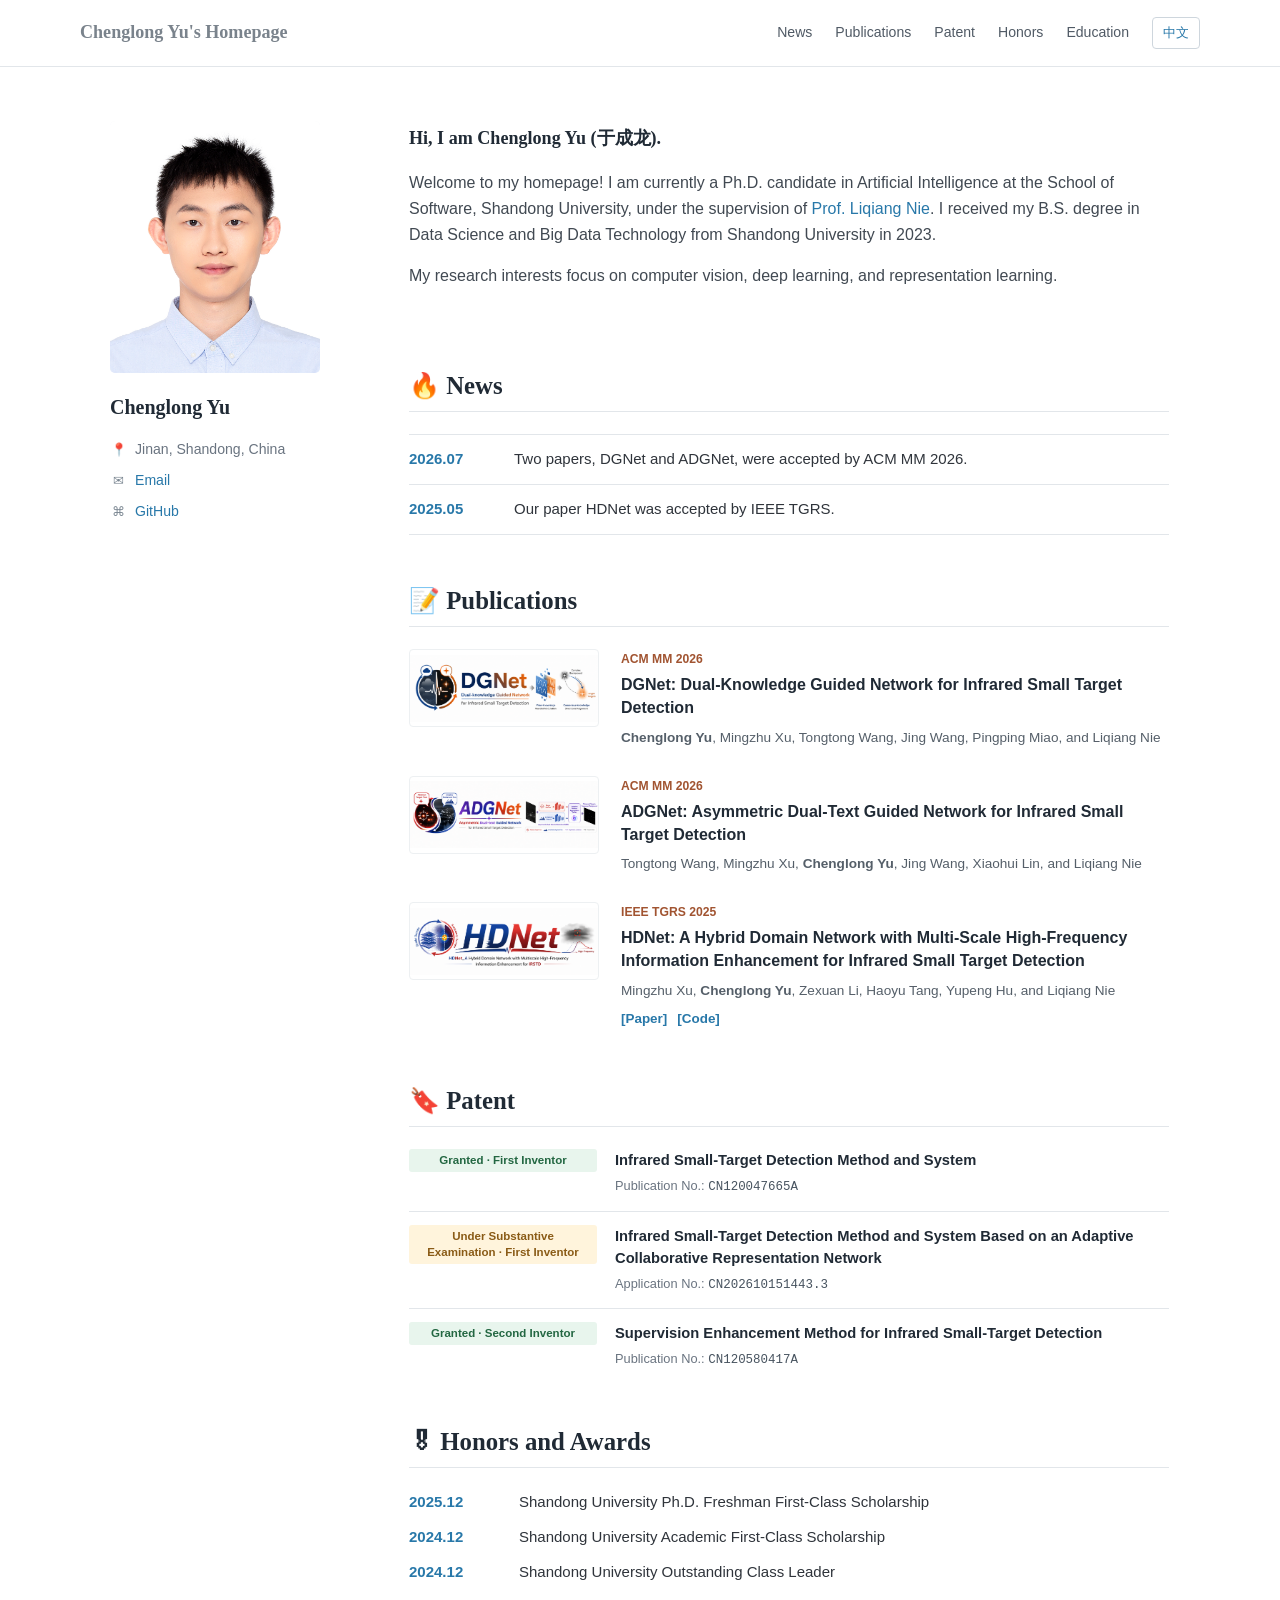
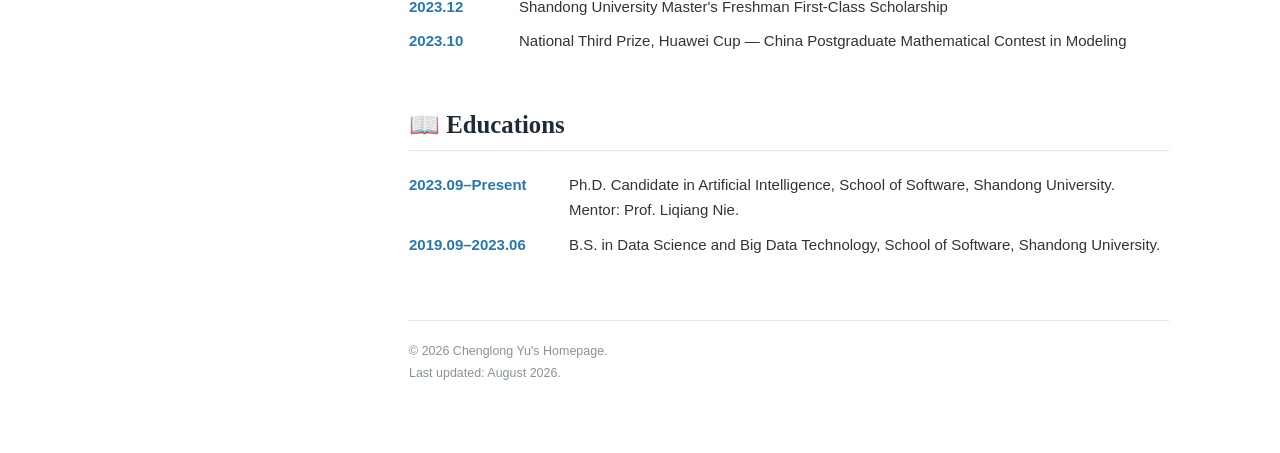
<file: index.html>
<!doctype html>
<html lang="en">
  <head>
    <meta charset="utf-8" />
    <meta name="viewport" content="width=device-width, initial-scale=1" />
    <meta name="description" content="Chenglong Yu — Ph.D. candidate at Shandong University working on computer vision and infrared small-target detection." />
    <meta name="theme-color" content="#19A2E6" />
    <meta property="og:title" content="Chenglong Yu's Homepage" />
    <meta property="og:description" content="Personal academic homepage of Chenglong Yu (于成龙)." />
    <title>Chenglong Yu's Homepage</title>
    <link rel="icon" href="favicon.svg" type="image/svg+xml" />
    <link rel="stylesheet" href="assets/css/main.css" />
  </head>

  <body>
    <header class="site-header">
      <div class="header-inner">
        <a class="site-title" href="#top">Chenglong Yu's Homepage</a>
        <button class="menu-toggle" type="button" aria-expanded="false" aria-controls="site-nav">
          <span class="sr-only">Open navigation</span>
          <span></span><span></span><span></span>
        </button>
        <nav id="site-nav" class="site-nav" aria-label="Main navigation">
          <a href="#news" data-i18n="nav.news">News</a>
          <a href="#publications" data-i18n="nav.publications">Publications</a>
          <a href="#patent" data-i18n="nav.patent">Patent</a>
          <a href="#honors" data-i18n="nav.honors">Honors</a>
          <a href="#education" data-i18n="nav.education">Education</a>
          <button class="language-switch" type="button" aria-label="Switch language">中文</button>
        </nav>
      </div>
    </header>

    <main id="top" class="page-shell">
      <aside class="sidebar" aria-label="Personal information">
        <img class="portrait" src="assets/images/avatar.jpg" alt="Portrait of Chenglong Yu" />
        <h2>Chenglong Yu</h2>
        <ul class="sidebar-links">
          <li><span aria-hidden="true">📍</span> Jinan, Shandong, China</li>
          <li><span aria-hidden="true">✉</span> <a href="mailto:yucl@mail.sdu.edu.cn">Email</a></li>
          <li><span aria-hidden="true">⌘</span> <a href="https://github.com/Yucl0521" target="_blank" rel="noreferrer">GitHub</a></li>
        </ul>
      </aside>

      <div class="content">
        <section class="intro">
          <h1 data-i18n="intro.title">Hi, I am Chenglong Yu (于成龙).</h1>
          <p><span data-i18n="intro.p1Before">Welcome to my homepage! I am currently a Ph.D. candidate in Artificial Intelligence at the School of Software, Shandong University, under the supervision of </span><a href="https://liqiangnie.github.io/index.html" target="_blank" rel="noreferrer" data-i18n="intro.advisor">Prof. Liqiang Nie</a><span data-i18n="intro.p1After">. I received my B.S. degree in Data Science and Big Data Technology from Shandong University in 2023.</span></p>
          <p data-i18n="intro.p2">My research interests focus on computer vision, deep learning, and representation learning.</p>
        </section>

        <section id="news" class="content-section">
          <h2 data-i18n="news.title">🔥 News</h2>
          <div class="news-list">
            <article><time>2026.07</time><p data-i18n="news.item1">Two papers, DGNet and ADGNet, were accepted by ACM MM 2026.</p></article>
            <article><time>2025.05</time><p data-i18n="news.item3">Our paper HDNet was accepted by IEEE TGRS.</p></article>
          </div>
        </section>

        <section id="publications" class="content-section">
          <h2 data-i18n="publications.title">📝 Publications</h2>

          <div class="publication-list">
            <article class="publication-item">
              <img class="paper-thumb" src="assets/images/publications/dgnet-logo.png" alt="DGNet logo" loading="lazy" decoding="async" />
              <div class="paper-content">
                <p class="venue">ACM MM 2026</p>
                <h3>DGNet: Dual-Knowledge Guided Network for Infrared Small Target Detection</h3>
                <p class="authors"><strong>Chenglong Yu</strong>, Mingzhu Xu, Tongtong Wang, Jing Wang, Pingping Miao, and Liqiang Nie</p>
              </div>
            </article>

            <article class="publication-item">
              <img class="paper-thumb" src="assets/images/publications/adgnet-logo.png" alt="ADGNet logo" loading="lazy" decoding="async" />
              <div class="paper-content">
                <p class="venue">ACM MM 2026</p>
                <h3>ADGNet: Asymmetric Dual-Text Guided Network for Infrared Small Target Detection</h3>
                <p class="authors">Tongtong Wang, Mingzhu Xu, <strong>Chenglong Yu</strong>, Jing Wang, Xiaohui Lin, and Liqiang Nie</p>
              </div>
            </article>

            <article class="publication-item">
              <img class="paper-thumb" src="assets/images/publications/hdnet-logo.png" alt="HDNet logo" loading="lazy" decoding="async" />
              <div class="paper-content">
                <p class="venue">IEEE TGRS 2025</p>
                <h3>HDNet: A Hybrid Domain Network with Multi-Scale High-Frequency Information Enhancement for Infrared Small Target Detection</h3>
                <p class="authors">Mingzhu Xu, <strong>Chenglong Yu</strong>, Zexuan Li, Haoyu Tang, Yupeng Hu, and Liqiang Nie</p>
                <div class="paper-links">
                  <a href="https://doi.org/10.1109/TGRS.2025.3574962" target="_blank" rel="noreferrer">[Paper]</a>
                  <a href="https://github.com/iLearn-Lab/TGRS25-HDNet" target="_blank" rel="noreferrer">[Code]</a>
                </div>
              </div>
            </article>
          </div>
        </section>

        <section id="patent" class="content-section compact-section">
          <h2 data-i18n="patent.title">🔖 Patent</h2>
          <ul class="patent-list">
            <li>
              <span class="patent-status granted" data-i18n="patent.status1">Granted · First Inventor</span>
              <div><strong data-i18n="patent.item1">Infrared Small-Target Detection Method and System</strong><span><span data-i18n="patent.publicationNo">Publication No.</span>: <code>CN120047665A</code></span></div>
            </li>
            <li>
              <span class="patent-status examining" data-i18n="patent.status2">Under Substantive Examination · First Inventor</span>
              <div><strong data-i18n="patent.item2">Infrared Small-Target Detection Method and System Based on an Adaptive Collaborative Representation Network</strong><span><span data-i18n="patent.applicationNo">Application No.</span>: <code>CN202610151443.3</code></span></div>
            </li>
            <li>
              <span class="patent-status granted" data-i18n="patent.status3">Granted · Second Inventor</span>
              <div><strong data-i18n="patent.item3">Supervision Enhancement Method for Infrared Small-Target Detection</strong><span><span data-i18n="patent.publicationNo">Publication No.</span>: <code>CN120580417A</code></span></div>
            </li>
          </ul>
        </section>

        <section id="honors" class="content-section compact-section">
          <h2 data-i18n="honors.title">🎖 Honors and Awards</h2>
          <ul class="record-list">
            <li><time>2025.12</time><span data-i18n="honors.item1">Shandong University Ph.D. Freshman First-Class Scholarship</span></li>
            <li><time>2024.12</time><span data-i18n="honors.item2">Shandong University Academic First-Class Scholarship</span></li>
            <li><time>2024.12</time><span data-i18n="honors.item3">Shandong University Outstanding Class Leader</span></li>
            <li><time>2023.12</time><span data-i18n="honors.item4">Shandong University Master's Freshman First-Class Scholarship</span></li>
            <li><time>2023.10</time><span data-i18n="honors.item5">National Third Prize, Huawei Cup — China Postgraduate Mathematical Contest in Modeling</span></li>
          </ul>
        </section>

        <section id="education" class="content-section compact-section">
          <h2 data-i18n="education.title">📖 Educations</h2>
          <ul class="record-list education-list">
            <li><time>2023.09–Present</time><span data-i18n="education.item1">Ph.D. Candidate in Artificial Intelligence, School of Software, Shandong University. Mentor: Prof. Liqiang Nie.</span></li>
            <li><time>2019.09–2023.06</time><span data-i18n="education.item2">B.S. in Data Science and Big Data Technology, School of Software, Shandong University.</span></li>
          </ul>
        </section>

        <footer class="site-footer">
          <p>© <span id="current-year"></span> Chenglong Yu's Homepage.</p>
          <p data-i18n="footer.updated">Last updated: August 2026.</p>
        </footer>
      </div>
    </main>

    <script src="assets/js/main.js"></script>
  </body>
</html>
</file>
<file: assets/css/main.css>
:root {
  --ink: #2f343b;
  --heading: #202a35;
  --muted: #6a7480;
  --line: #e2e6ea;
  --link: #2878a9;
  --link-dark: #175a84;
  --paper: #ffffff;
  --soft: #f6f8fa;
  --accent: #19a2e6;
}

* { box-sizing: border-box; }
html { scroll-behavior: smooth; }
body { margin: 0; color: var(--ink); background: var(--paper); font-family: -apple-system, BlinkMacSystemFont, "Segoe UI", Arial, sans-serif; font-size: 15px; line-height: 1.65; }
a { color: var(--link); text-decoration: none; }
a:hover, a:focus-visible { color: var(--link-dark); text-decoration: underline; }
button { font: inherit; }
.sr-only { position: absolute; width: 1px; height: 1px; padding: 0; margin: -1px; overflow: hidden; clip: rect(0, 0, 0, 0); white-space: nowrap; border: 0; }

.site-header { position: sticky; top: 0; z-index: 20; border-bottom: 1px solid var(--line); background: rgba(255, 255, 255, .96); backdrop-filter: blur(10px); }
.header-inner { display: flex; align-items: center; justify-content: space-between; width: min(1120px, calc(100% - 48px)); min-height: 66px; margin: 0 auto; }
.site-title { color: #7a838c; font-family: Georgia, "Times New Roman", serif; font-size: 1.13rem; font-weight: 700; }
.site-title:hover { color: #59636d; text-decoration: none; }
.site-nav { display: flex; align-items: center; gap: 23px; font-size: .88rem; }
.site-nav a { color: #505a65; }
.site-nav a:hover, .site-nav a:focus-visible { color: var(--link); text-decoration: none; }
.language-switch { cursor: pointer; padding: 4px 10px; border: 1px solid #ced6dd; border-radius: 4px; color: var(--link); background: #fff; font-size: .8rem; }
.menu-toggle { display: none; border: 0; background: transparent; padding: 8px; }
.menu-toggle span:not(.sr-only) { display: block; width: 22px; height: 2px; margin: 4px 0; background: var(--heading); }

.page-shell { display: grid; grid-template-columns: 235px minmax(0, 1fr); gap: 64px; width: min(1060px, calc(100% - 48px)); margin: 0 auto; padding: 54px 0 70px; }
.sidebar { position: sticky; top: 102px; align-self: start; }
.portrait { display: block; width: 210px; height: 252px; object-fit: cover; object-position: center 28%; border-radius: 5px; background: var(--soft); }
.sidebar h2 { margin: 18px 0 14px; color: var(--heading); font-family: Georgia, "Times New Roman", serif; font-size: 1.25rem; }
.sidebar-links { margin: 0; padding: 0; list-style: none; color: var(--muted); font-size: .88rem; }
.sidebar-links li { display: flex; align-items: baseline; gap: 8px; margin: 8px 0; }
.sidebar-links li > span { width: 17px; color: #7b8792; font-size: .8rem; text-align: center; }

.content { min-width: 0; max-width: 760px; }
.intro { padding: 6px 0 24px; }
.intro h1 { margin: 0 0 20px; color: var(--heading); font-family: Georgia, "Times New Roman", serif; font-size: 1.13rem; line-height: 1.25; font-weight: 700; }
.intro p { margin: 0 0 14px; color: #414952; font-size: 1rem; }

.content-section { padding: 43px 0 7px; scroll-margin-top: 82px; }
.content-section h2 { margin: 0 0 22px; padding-bottom: 9px; border-bottom: 1px solid var(--line); color: var(--heading); font-family: Georgia, "Times New Roman", serif; font-size: 1.55rem; line-height: 1.3; }
.section-note { margin: -10px 0 22px; color: var(--muted); font-size: .86rem; }
.compact-section { padding-top: 48px; }

.news-list { border-top: 1px solid var(--line); }
.news-list article { display: grid; grid-template-columns: 90px 1fr; gap: 15px; padding: 12px 0; border-bottom: 1px solid var(--line); }
.news-list time { color: var(--link); font-weight: 650; font-variant-numeric: tabular-nums; }
.news-list p { margin: 0; }

.publication-list { display: grid; gap: 28px; }
.publication-item { display: grid; grid-template-columns: 190px minmax(0, 1fr); gap: 22px; align-items: start; }
.paper-thumb { display: block; width: 190px; height: 78px; object-fit: contain; border: 1px solid #edf0f2; border-radius: 4px; background: #fff; }
.venue { margin: 0 0 4px; color: #a15431; font-size: .76rem; font-weight: 700; }
.paper-content h3 { margin: 0; color: var(--heading); font-size: 1rem; line-height: 1.45; font-weight: 700; }
.authors { margin: 7px 0 0; color: #555f69; font-size: .85rem; line-height: 1.55; }
.paper-links { display: flex; gap: 10px; margin-top: 7px; font-size: .84rem; font-weight: 650; }

.patent-list { display: grid; gap: 13px; margin: 0; padding: 0; list-style: none; }
.patent-list li { display: grid; grid-template-columns: 188px minmax(0, 1fr); gap: 18px; padding-bottom: 13px; border-bottom: 1px solid var(--line); }
.patent-list li:last-child { padding-bottom: 0; border-bottom: 0; }
.patent-status { align-self: start; padding: 3px 8px; border-radius: 3px; font-size: .72rem; font-weight: 700; line-height: 1.45; text-align: center; }
.patent-status.granted { color: #236742; background: #e8f5ed; }
.patent-status.examining { color: #8a5b16; background: #fff4dc; }
.patent-list strong { display: block; color: var(--heading); font-size: .92rem; line-height: 1.5; }
.patent-list li div > span { display: block; margin-top: 4px; color: var(--muted); font-size: .8rem; }
.patent-list code { color: #47535f; font-family: ui-monospace, SFMono-Regular, Consolas, monospace; font-size: .78rem; }
.record-list { display: grid; gap: 10px; margin: 0; padding: 0; list-style: none; }
.record-list li { display: grid; grid-template-columns: 95px minmax(0, 1fr); gap: 15px; }
.record-list time { color: var(--link); font-weight: 650; font-variant-numeric: tabular-nums; }
.education-list li { grid-template-columns: 145px minmax(0, 1fr); }

.site-footer { margin-top: 55px; padding-top: 18px; border-top: 1px solid var(--line); color: #89929b; font-size: .78rem; }
.site-footer p { margin: 2px 0; }

@media (max-width: 820px) {
  .menu-toggle { display: block; }
  .site-nav { position: absolute; top: 66px; right: 18px; left: 18px; display: none; flex-direction: column; align-items: stretch; gap: 0; padding: 8px; border: 1px solid var(--line); border-radius: 6px; background: #fff; box-shadow: 0 12px 30px rgba(40, 55, 70, .12); }
  .site-nav.is-open { display: flex; }
  .site-nav a, .language-switch { padding: 9px 10px; }
  .language-switch { text-align: left; }
  .page-shell { grid-template-columns: 1fr; gap: 40px; width: min(680px, calc(100% - 34px)); padding-top: 35px; }
  .sidebar { position: static; }
  .portrait { width: 180px; height: 216px; }
  .content { max-width: none; }
}

@media (max-width: 520px) {
  .header-inner { width: calc(100% - 34px); }
  .site-title { font-size: 1rem; }
  .publication-item { grid-template-columns: 1fr; gap: 12px; }
  .paper-thumb { width: 100%; height: auto; aspect-ratio: 2098 / 749; }
  .record-list li, .education-list li { grid-template-columns: 1fr; gap: 1px; }
  .patent-list li { grid-template-columns: 1fr; gap: 7px; }
  .patent-status { justify-self: start; }
  .news-list article { grid-template-columns: 78px 1fr; gap: 10px; }
}

@media (prefers-reduced-motion: reduce) {
  html { scroll-behavior: auto; }
}
</file>
